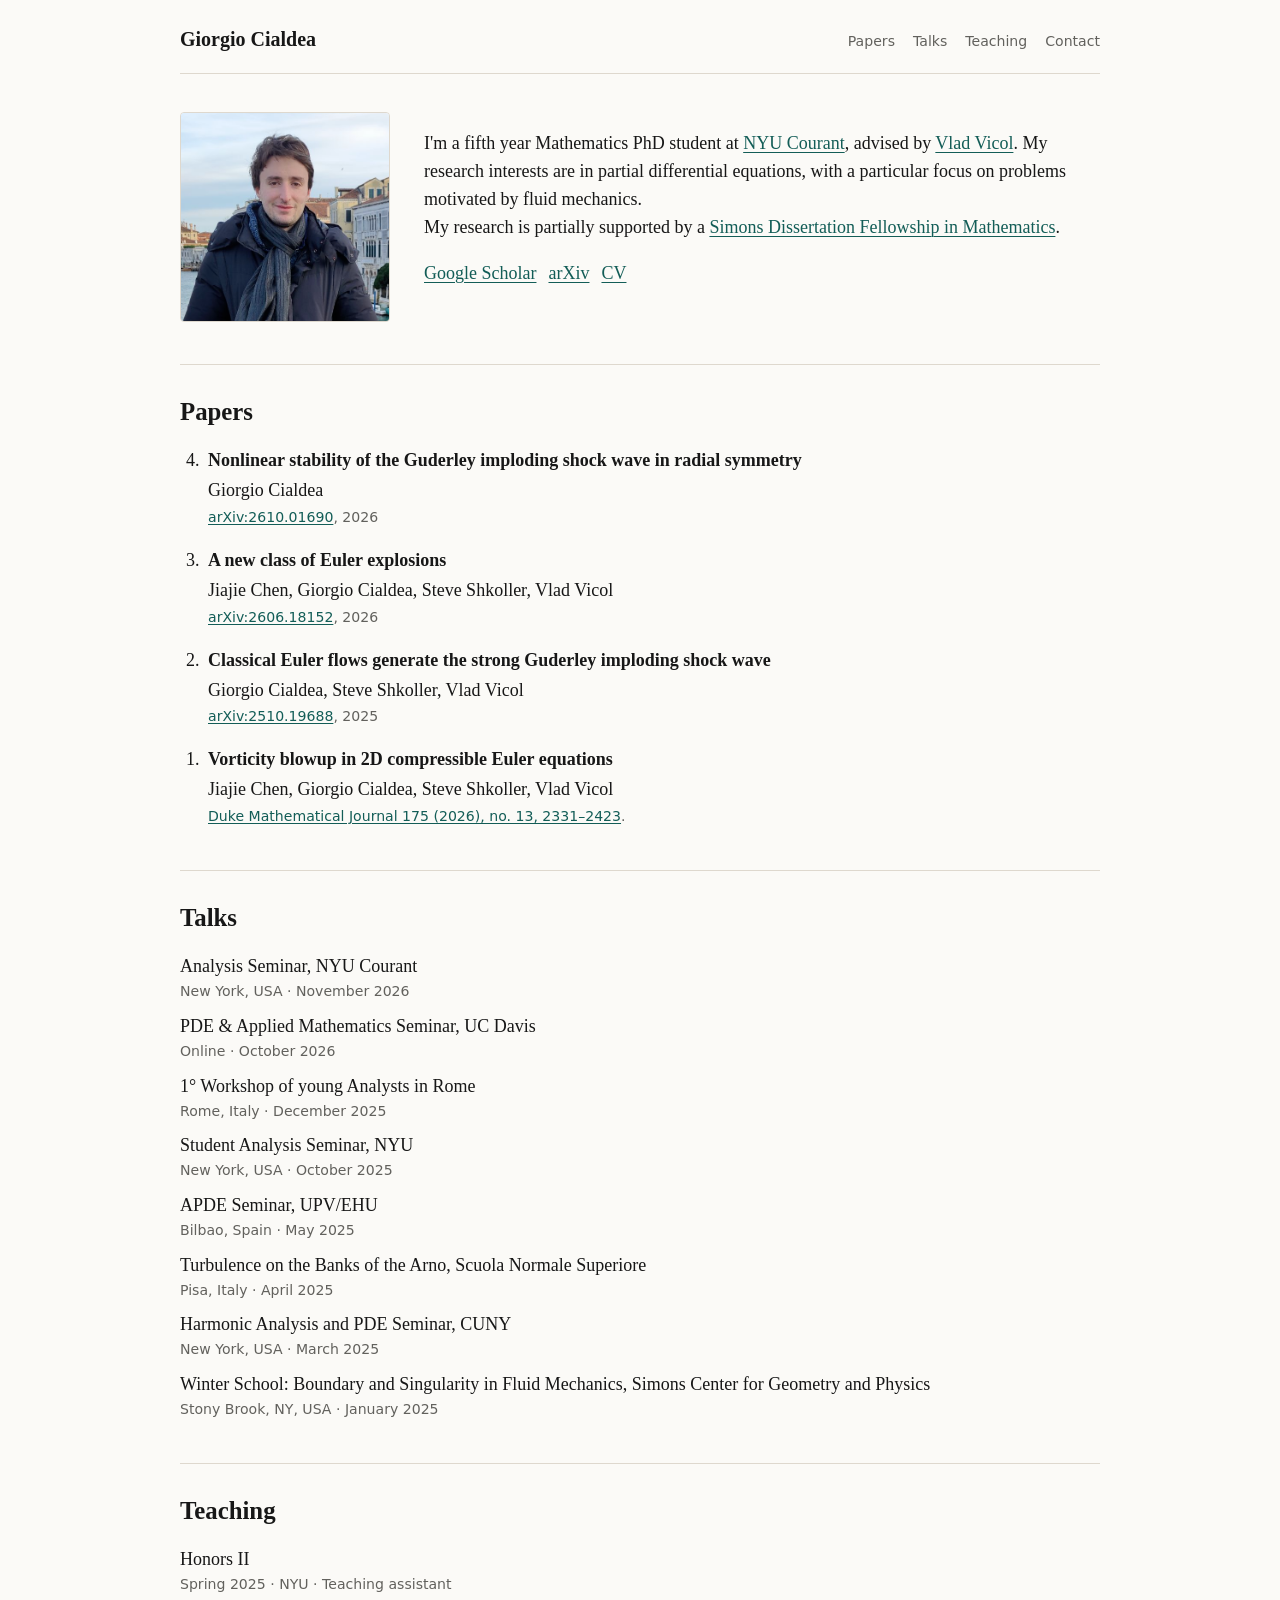
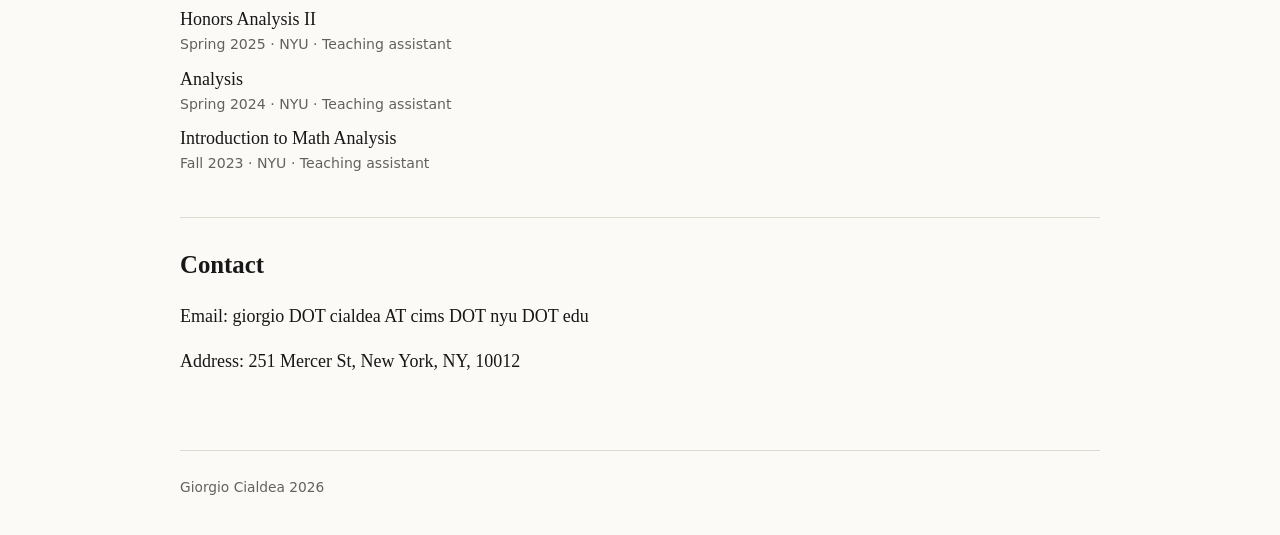
<file: index.html>
<!doctype html>
<html lang="en">
  <head>
    <meta charset="utf-8">
    <meta name="viewport" content="width=device-width, initial-scale=1">
    <meta
      name="description"
      content="Giorgio Cialdea is a mathematics PhD student at Courant institute at New York University (NYU) working on partial differential equations, fluid mechanics, and Euler equations. Papers, talks, teaching, and CV."
    >
    <title>Giorgio Cialdea | Mathematics PhD Student at NYU Courant</title>
    <link rel="canonical" href="https://giorgiocialdea.github.io/">
    <link rel="stylesheet" href="styles.css">
  </head>
  <body>
    <header class="site-header">
      <a class="name-link" href="#top">Giorgio Cialdea</a>
      <nav aria-label="Primary navigation">
        <a href="#papers">Papers</a>
        <a href="#talks">Talks</a>
        <a href="#teaching">Teaching</a>
        <a href="#contact">Contact</a>
      </nav>
    </header>

    <main id="top" class="page">
      <!-- Profile -->
      <section class="profile" aria-labelledby="name">
        <div class="profile-identity">
          <div class="portrait">
            <img src="assets/picture.png" alt="Giorgio Cialdea">
          </div>
        </div>
        <div>
          <p class="bio">
            I'm a fifth year Mathematics PhD student at
            <a href="https://cims.nyu.edu/dynamic/">NYU Courant</a>, advised by
            <a href="https://cims.nyu.edu/~vicol/">Vlad Vicol</a>. My research
            interests are in partial differential equations, with a particular
            focus on problems motivated by fluid mechanics.
            <br>
            My research is partially supported by a
            <a href="https://www.simonsfoundation.org/2025/07/23/first-class-of-simons-dissertation-fellows-in-mathematics-announced/">Simons Dissertation Fellowship in Mathematics</a>.
          </p>
          <p class="links">
            <a href="https://scholar.google.com/citations?hl=it&user=J9Cbb0MAAAAJ">Google Scholar</a>
            <a href="https://arxiv.org/search/?query=Giorgio+Cialdea&searchtype=author">arXiv</a>
            <a href="cv/cv_CIALDEA.pdf">CV</a>
          </p>
        </div>
      </section>

      <!-- Papers -->
      <section class="section" id="papers" aria-labelledby="papers-title">
        <h2 id="papers-title">Papers</h2>
        <ol class="paper-list" reversed>
          <li>
            <div class="paper-title">Nonlinear stability of the Guderley imploding shock wave in radial symmetry</div>
            <p class="paper-authors">Giorgio Cialdea</p>
            <p class="paper-meta">
              <a href="https://arxiv.org/abs/2610.01690">arXiv:2610.01690</a>, 2026
            </p>
          </li>
          <li>
            <div class="paper-title">A new class of Euler explosions</div>
            <p class="paper-authors">Jiajie Chen, Giorgio Cialdea, Steve Shkoller, Vlad Vicol</p>
            <p class="paper-meta">
              <a href="https://arxiv.org/abs/2606.18152">arXiv:2606.18152</a>, 2026
            </p>
          </li>
          <li>
            <div class="paper-title">Classical Euler flows generate the strong Guderley imploding shock wave</div>
            <p class="paper-authors">Giorgio Cialdea, Steve Shkoller, Vlad Vicol</p>
            <p class="paper-meta">
              <a href="https://arxiv.org/abs/2510.19688">arXiv:2510.19688</a>, 2025
            </p>
          </li>
          <li>
            <div class="paper-title">Vorticity blowup in 2D compressible Euler equations</div>
            <p class="paper-authors">Jiajie Chen, Giorgio Cialdea, Steve Shkoller, Vlad Vicol</p>
            <p class="paper-meta">
              <a href="https://doi.org/10.1215/00127094-2025-0061">Duke Mathematical Journal 175 (2026), no. 13, 2331–2423</a>.
            </p>
          </li>
        </ol>
      </section>

      <!-- Talks -->
      <section class="section" id="talks" aria-labelledby="talks-title">
        <h2 id="talks-title">Talks</h2>
        <ul class="simple-list">
          <li>
            Analysis Seminar, NYU Courant
            <div class="simple-meta">New York, USA · November 2026</div>
          </li>
          <li>
            PDE &amp; Applied Mathematics Seminar, UC Davis
            <div class="simple-meta">Online · October 2026</div>
          </li>
          <li>
            1° Workshop of young Analysts in Rome
            <div class="simple-meta">Rome, Italy · December 2025</div>
          </li>
          <li>
            Student Analysis Seminar, NYU
            <div class="simple-meta">New York, USA · October 2025</div>
          </li>
          <li>
            APDE Seminar, UPV/EHU
            <div class="simple-meta">Bilbao, Spain · May 2025</div>
          </li>
          <li>
            Turbulence on the Banks of the Arno, Scuola Normale Superiore
            <div class="simple-meta">Pisa, Italy · April 2025</div>
          </li>
          <li>
            Harmonic Analysis and PDE Seminar, CUNY
            <div class="simple-meta">New York, USA · March 2025</div>
          </li>
          <li>
            Winter School: Boundary and Singularity in Fluid Mechanics, Simons Center for Geometry and Physics
            <div class="simple-meta">Stony Brook, NY, USA · January 2025</div>
          </li>
        </ul>
      </section>

      <!-- Teaching -->
      <section class="section" id="teaching" aria-labelledby="teaching-title">
        <h2 id="teaching-title">Teaching</h2>
        <ul class="simple-list">
          <li>
            Honors II
            <div class="simple-meta">Spring 2025 · NYU · Teaching assistant</div>
          </li>
          <li>
            Honors Analysis II
            <div class="simple-meta">Spring 2025 · NYU · Teaching assistant</div>
          </li>
          <li>
            Analysis
            <div class="simple-meta">Spring 2024 · NYU · Teaching assistant</div>
          </li>
          <li>
            Introduction to Math Analysis
            <div class="simple-meta">Fall 2023 · NYU · Teaching assistant</div>
          </li>
        </ul>
      </section>

      <!-- Contact -->
      <section class="section" id="contact" aria-labelledby="contact-title">
        <h2 id="contact-title">Contact</h2>
        <p>
          Email:
          <span>giorgio DOT cialdea AT cims DOT nyu DOT edu</span>
        </p>
        <p>
          Address:
          <span>251 Mercer St, New York, NY, 10012</span>
        </p>
      </section>
    </main>

    <footer>
      <span>Giorgio Cialdea</span>
      <span>2026</span>
    </footer>
    <script data-goatcounter="https://giorgio31.goatcounter.com/count"
            async src="//gc.zgo.at/count.js"></script>
  </body>
</html>
</file>
<file: styles.css>
:root {
  color-scheme: light;
  --bg: #fbfaf7;
  --ink: #171717;
  --muted: #62615d;
  --line: #ded8ce;
  --accent: #8a3f4c;
  --link: #135d57;
  --soft: #f1ece3;
  --max: 920px;
}

* {
  box-sizing: border-box;
}

html {
  scroll-behavior: smooth;
}

body {
  margin: 0;
  background: var(--bg);
  color: var(--ink);
  font-family: Georgia, Cambria, "Times New Roman", Times, serif;
  font-size: 18px;
  line-height: 1.55;
}

a {
  color: var(--link);
  text-decoration-thickness: 1px;
  text-underline-offset: 0.16em;
}

a:hover {
  color: var(--accent);
}

.site-header {
  display: flex;
  align-items: baseline;
  justify-content: space-between;
  gap: 20px;
  width: min(var(--max), calc(100% - 32px));
  margin: 0 auto;
  padding: 24px 0 18px;
  border-bottom: 1px solid var(--line);
}

.name-link {
  color: var(--ink);
  font-size: 1.25rem;
  font-weight: 700;
  text-decoration: none;
}

nav {
  display: flex;
  flex-wrap: wrap;
  justify-content: flex-end;
  gap: 8px 18px;
  font-family: ui-sans-serif, system-ui, -apple-system, BlinkMacSystemFont, "Segoe UI", sans-serif;
  font-size: 0.88rem;
}

nav a {
  color: var(--muted);
  text-decoration: none;
}

nav a:hover {
  color: var(--ink);
}

.page {
  width: min(var(--max), calc(100% - 32px));
  margin: 0 auto;
  padding: 38px 0 56px;
}

.profile {
  display: grid;
  grid-template-columns: 210px minmax(0, 1fr);
  gap: 34px;
  align-items: start;
}

.profile-identity {
  display: grid;
}

.portrait {
  display: grid;
  place-items: center;
  width: 210px;
  aspect-ratio: 1;
  border: 1px solid var(--line);
  border-radius: 4px;
  overflow: hidden;
}

.portrait img {
  width: 100%;
  height: 100%;
  object-fit: cover;
  display: block;
}

h1,
h2,
h3,
p {
  overflow-wrap: anywhere;
}

h1 {
  margin: 0;
  font-size: clamp(1.9rem, 4vw, 2.45rem);
  line-height: 1.06;
  letter-spacing: 0;
}

h2 {
  margin: 0 0 16px;
  font-size: 1.55rem;
  letter-spacing: 0;
}

.position,
.meta-line {
  margin: 0;
  color: var(--muted);
}

.bio {
  max-width: 680px;
  margin: 18px 0 0;
}

.links {
  display: flex;
  flex-wrap: wrap;
  gap: 0 12px;
  margin: 18px 0 0;
}

.links a::after {
  content: "";
}

.section {
  margin-top: 42px;
  padding-top: 28px;
  border-top: 1px solid var(--line);
}

.paper-list,
.simple-list {
  padding: 0;
  margin: 0;
  list-style: none;
}

.paper-list {
  list-style: decimal;
}

.paper-meta,
.simple-meta {
  color: var(--muted);
  font-family: ui-sans-serif, system-ui, -apple-system, BlinkMacSystemFont, "Segoe UI", sans-serif;
  font-size: 0.88rem;
}

.paper-meta a {
  color: var(--link);
  text-decoration: underline;
}

.paper-list li {
  margin: 15px 0 18px;
  margin-left: 1.5rem;
  padding-left: 0.25rem;
}

.paper-title {
  font-weight: 700;
}

.paper-authors,
.paper-meta {
  margin: 2px 0 0;
}

.paper-links {
  display: flex;
  flex-wrap: wrap;
  gap: 0 10px;
  margin-top: 3px;
  font-family: ui-sans-serif, system-ui, -apple-system, BlinkMacSystemFont, "Segoe UI", sans-serif;
  font-size: 0.88rem;
}

.simple-list li {
  margin: 10px 0;
}

.section-note {
  margin: 0 0 14px;
  color: var(--muted);
}

footer {
  width: min(var(--max), calc(100% - 32px));
  margin: 0 auto;
  padding: 26px 0 36px;
  border-top: 1px solid var(--line);
  color: var(--muted);
  font-family: ui-sans-serif, system-ui, -apple-system, BlinkMacSystemFont, "Segoe UI", sans-serif;
  font-size: 0.86rem;
}

@media (max-width: 700px) {
  body {
    font-size: 17px;
  }

  .site-header,
  .profile {
    display: block;
  }

  nav {
    justify-content: flex-start;
    margin-top: 12px;
  }

  .portrait {
    width: min(210px, 72vw);
  }

  .profile-identity {
    margin-bottom: 24px;
  }

}
</file>
